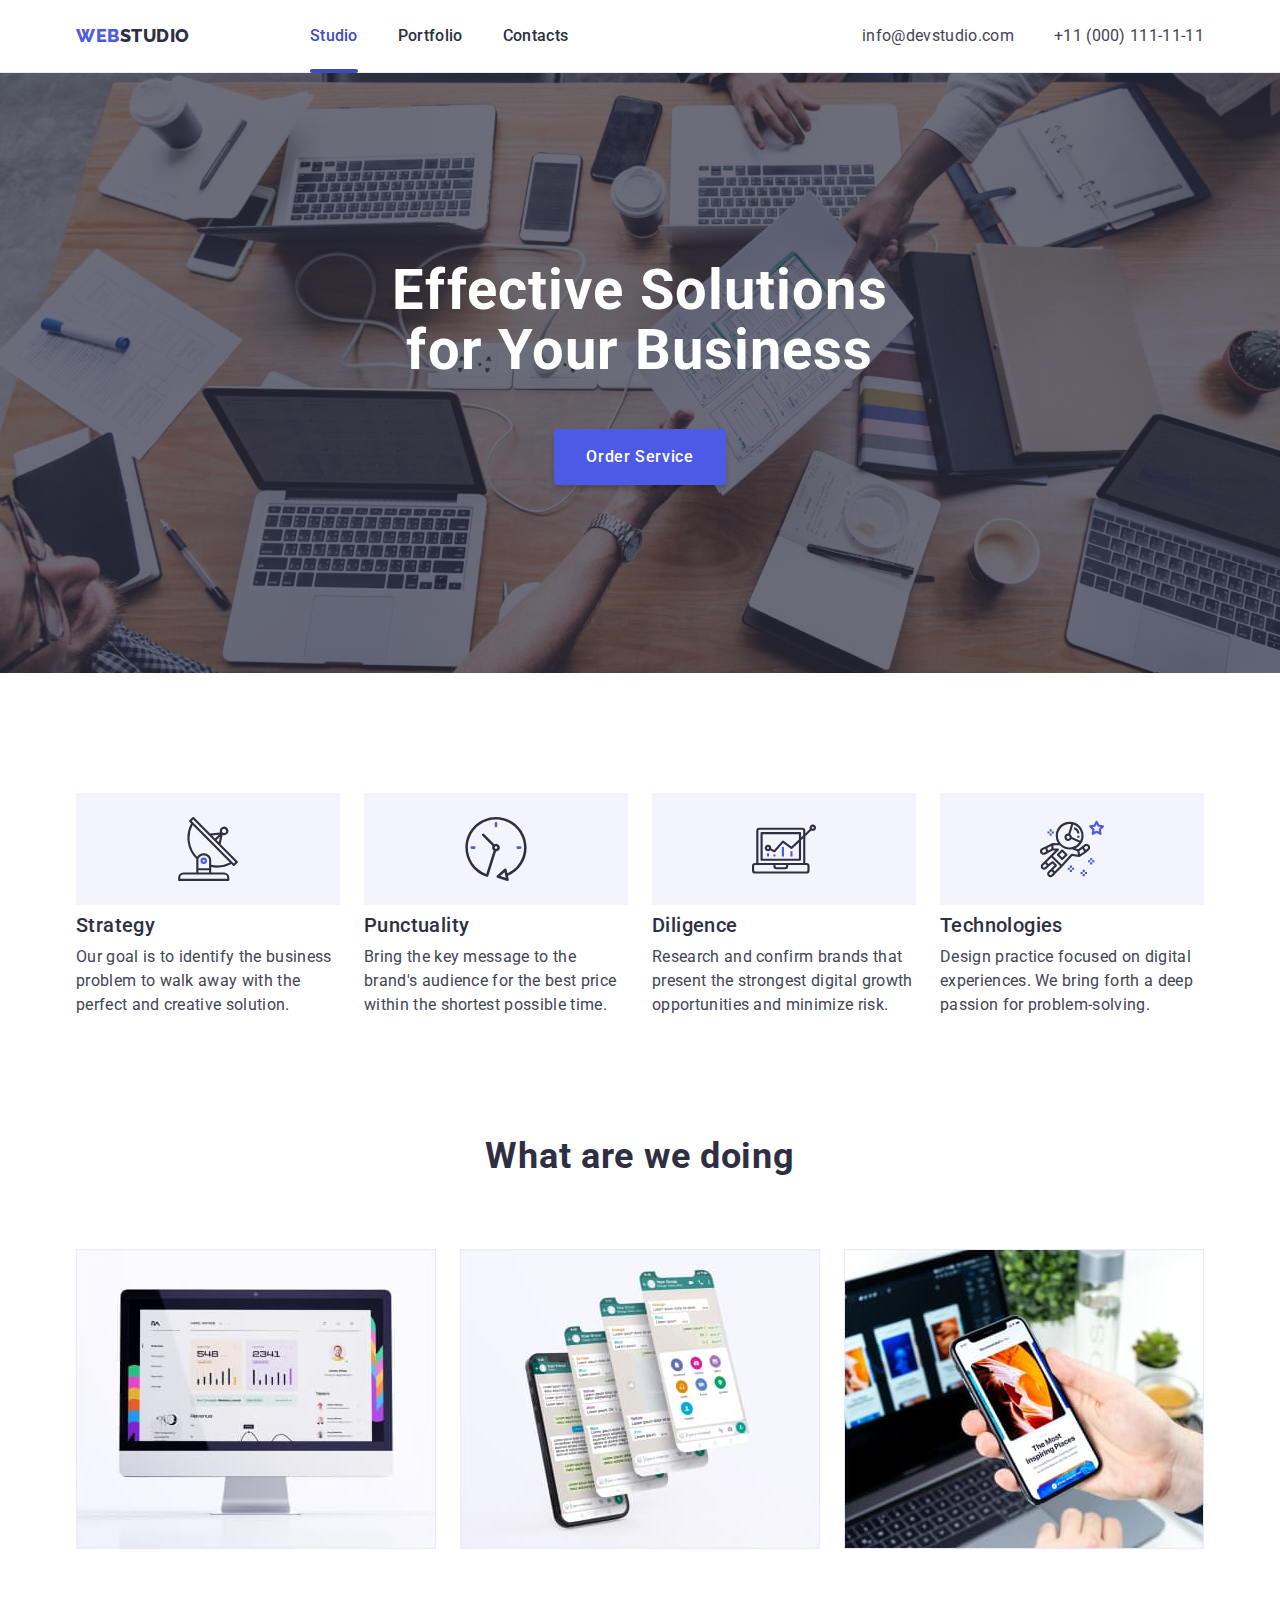
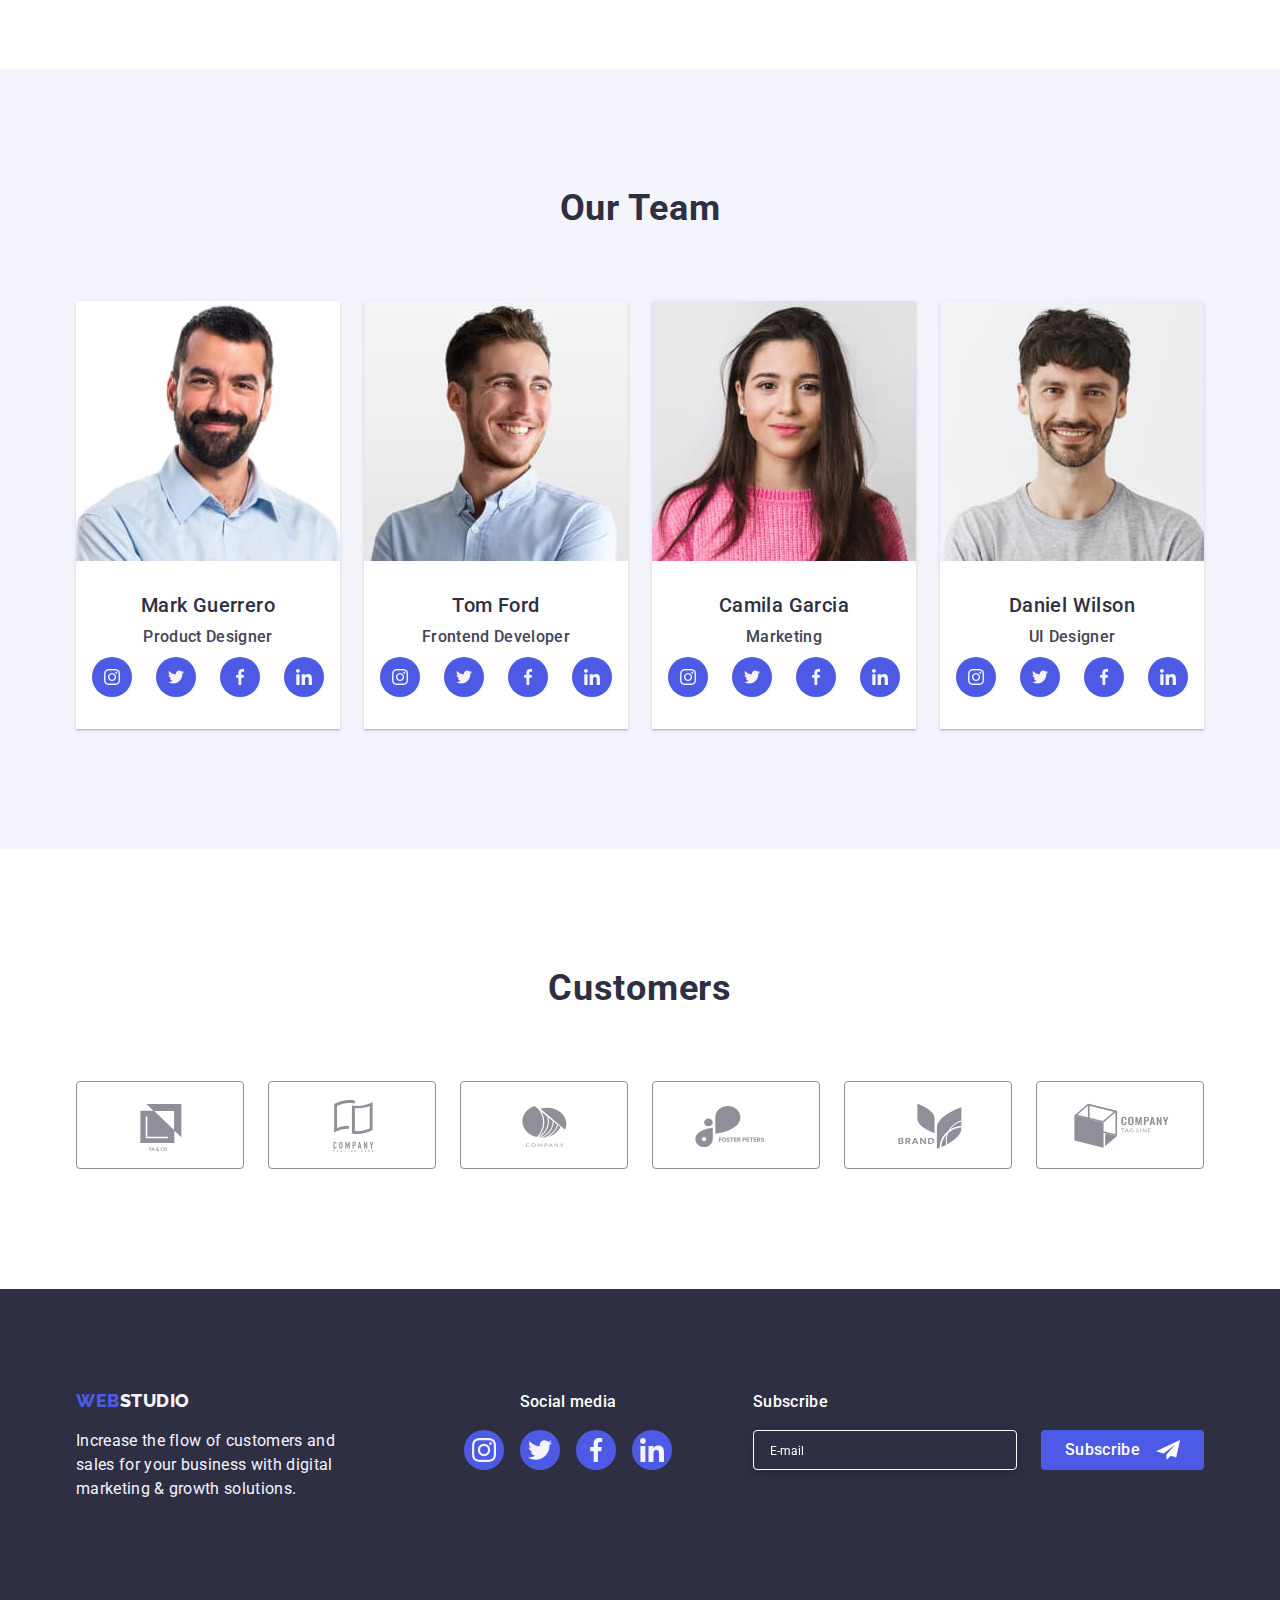
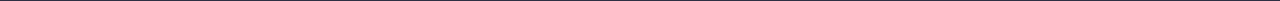
<file: index.html>
<!DOCTYPE html>
<html lang="en">
<head>
    <meta charset="UTF-8">
    <meta http-equiv="X-UA-Compatible" content="IE=edge">
    <meta name="viewport" content="width=device-width, initial-scale=1.0">
    <title>WebStudio</title>
    <link rel="preconnect" href="https://fonts.googleapis.com">
    <link rel="preconnect" href="https://fonts.gstatic.com" crossorigin>
    <link href="https://fonts.googleapis.com/css2?family=Raleway:wght@800&family=Roboto:wght@400;500;700;900&display=swap"
    rel="stylesheet">
    <link rel="stylesheet" href="https://cdn.jsdelivr.net/npm/modern-normalize@1.1.0/modern-normalize.min.css">
    <link rel="stylesheet" href="./css/styles-adaptiv.css">
</head>

<body>
    <!--Шапка-->
    
    <header class="header">
        <div class="container header-container">
        <nav class="menu">
            <a class="logo link" href="./index.html">Web<span class="logo-dark">Studio</span></a>
            <ul class="menu-list list">
                <li class="item"><a class="menu-item link current" href="./index.html">Studio</a></li>
                <li class="item"><a class="menu-item link" href="./portfolio.html">Portfolio</a></li>
                <li class="item"><a class="menu-item link" href="">Contacts</a></li>
            </ul>
        </nav>
        <address class="contact">
            <ul class="contact-list list">
                <li class="item"><a class="contact-item link" href="mailto:info@devstudio.com">info@devstudio.com</a></li>
                <li class="item"><a class="contact-item link" href="tel:+110001111111">+11 (000) 111-11-11</a></li>
            </ul>
        </address>
        <button type="button" class="mobile-menu-open js-open-menu" >
            <svg class="mobile-menu-open-icon" width="32px" height="22px">
                <use href="./images/icons.svg#menu-hamburger"></use>
            </svg>
        </button>
        </div>

        <div class="mobile-menu js-menu-container " >
                <div>
            <button class="mobile-menu-close-btn js-close-menu"  type="button">
                <svg class="mobile-menu-close-icon" width="8px" height="8px">
                    <use href="./images/icons.svg#close-modal"></use>
                </svg>
            </button>
            <ul class="mobile-menu-list">
                <li class="mobile-menu-item"><a class="mobile-menu-link current">Studio</a></li>
                <li class="mobile-menu-item"><a class="mobile-menu-link">Portfolio</a></li>
                <li class="mobile-menu-item"><a class="mobile-menu-link">Contacts</a></li>
            </ul>
            </div>

            <div>
            <address class="mobile-contact">
                <ul class="mobile-contact-list">
                    <li><a class="mobile-tel" href="">+11 (000) 111-11-11</a></li>
                    <li><a class="mobile-mail" href="">info@devstudio.com</a></li>
                </ul>
            </address>
            <ul class="mobile-menu-social-list">
                <li class="social-list-item">
                    <a href="" class="social-list-link">
                        <svg class="social-list-icon" width="24px" height="24px">
                            <use href="./images/icons.svg#instagram"></use>
                        </svg>
                    </a>
                </li>
                <li class="social-list-item">
                    <a href="" class="social-list-link">
                        <svg class="social-list-icon" width="24px" height="24px">
                            <use href="./images/icons.svg#twitter"></use>
                        </svg>
                    </a>
                </li>
                <li class="social-list-item">
                    <a href="" class="social-list-link">
                        <svg class="social-list-icon" width="24px" height="24px">
                            <use href="./images/icons.svg#facebook"></use>
                        </svg>
                    </a>
                </li>
                <li class="social-list-item">
                    <a href="" class="social-list-link">
                        <svg class="social-list-icon" width="24px" height="24px">
                            <use href="./images/icons.svg#linkedin"></use>
                        </svg>
                    </a>
                </li>
            </ul>

            </div>

        </div>
    </header>

    <!--Основна частина-->
  
    <main>
        <section class="hero">
            <div class="container">
            <h1 class="hero-title">Effective Solutions for Your Business</h1>
            <button class="hero-button" type="button" data-modal-open>Order Service</button>
            </div>
        </section>
    
        <section class="advantages">
            <div class="container">
            <h2 class="advantages-title visually-hidden">Advantages</h2>
            <ul class="advantades-list">
                <li class="advantages-item">
                    <div class="advantages-icon">
                        <svg class="advantages-icon-img">
                            <use href="./images/icons.svg#antenna"></use>
                        </svg>
                    </div>
                    <h3 class="advantages-subtitle subtitle">Strategy</h3>
                    <p class="advantages-description">Our goal is to identify the business problem to walk away with the perfect and creative solution.</p>
                </li>
                <li class="advantages-item">
                    <div class="advantages-icon">
                        <svg class="advantages-icon-img">
                            <use href="./images/icons.svg#clock"></use>
                        </svg>
                    </div>
                    <h3 class="advantages-subtitle subtitle">Punctuality</h3>
                    <p class="advantages-description">Bring the key message to the brand's audience for the best price within the shortest possible time.</p>
                </li>
                <li class="advantages-item">
                    <div class="advantages-icon">
                        <svg class="advantages-icon-img">
                            <use href="./images/icons.svg#diagram"></use>
                        </svg>
                    </div>
                    <h3 class="advantages-subtitle subtitle">Diligence</h3>
                    <p class="advantages-description">Research and confirm brands that present the strongest digital growth opportunities and minimize risk.</p>
                </li>
                <li class="advantages-item">
                    <div class="advantages-icon">
                        <svg class="advantages-icon-img">
                            <use href="./images/icons.svg#astronaut"></use>
                        </svg>
                    </div>
                    <h3 class="advantages-subtitle subtitle">Technologies</h3>
                    <p class="advantages-description">Design practice focused on digital experiences. We bring forth a deep passion for problem-solving.</p>
                </li>
            </ul>
            </div>
        </section>

       
        <section class="servis">
            <div class="container">
            <h2 class="servis-title">What are we doing</h2>
            <ul class="servis-list list">
                <li class="servis-item">
                    <img class="img" src="./images/servis/img1.jpg" 
                    srcset="./images/servis/img1@2x.jpg 2x"
                    alt="Site on the desktop" width="360">
                </li>
                <li class="servis-item">
                    <img class="img" src="./images/servis/img2.jpg" 
                    srcset="./images/servis/img2@2x.jpg 2x"
                    alt="App on the phone" width="360">
                </li>
                <li class="servis-item">
                    <img class="img" src="./images/servis/img3.jpg" 
                    srcset="./images/servis/img3@2x.jpg 2x"
                    alt="Combination of work with desktop and phone" width="360">
                </li>
            </ul>
            </div>
        </section>

        <section class="team">
            <div class="container">
            <h2 class="team-title">Our Team</h2>
            <ul class="team-list list">
                <li class="team-member">
                    <img class="img" src="./images/team/mark-guerrero.jpg"
                    srcset="./images/team/mark-guerrero@2x.jpg 2x"
                    alt="Mark Guerrero's photo" width="264">
                    <div class="team-wrap">
                        <h3 class="team-subtitle subtitle">Mark Guerrero</h3>
                        <p class="team-description">Product Designer</p>
                        <ul class="social-list list">
                            <li class="social-list-item">
                                <a href="" class="social-list-link">
                                    <svg class="social-list-icon" width="16px" height="16px">
                                        <use href="./images/icons.svg#instagram"></use>
                                    </svg>
                                </a>
                            </li>
                            <li class="social-list-item">
                                <a href="" class="social-list-link">
                                    <svg class="social-list-icon" width="16px" height="16px">
                                        <use href="./images/icons.svg#twitter"></use>
                                    </svg>
                                </a>
                            </li>
                            <li class="social-list-item">
                                <a href="" class="social-list-link">
                                    <svg class="social-list-icon" width="16px" height="16px">
                                        <use href="./images/icons.svg#facebook"></use>
                                    </svg>
                                </a>
                            </li>
                            <li class="social-list-item">
                                <a href="" class="social-list-link">
                                    <svg class="social-list-icon" width="16px" height="16px">
                                        <use href="./images/icons.svg#linkedin"></use>
                                    </svg>
                                </a>
                            </li>
                        </ul>
                    </div>
                </li>
                <li class="team-member">
                    <img class="img" src="./images/team/tom-ford.jpg" 
                    srcset="./images/team/tom-ford@2x.jpg 2x"
                    alt="Tom Ford's photo" width="264">
                    <div class="team-wrap">
                        <h3 class="team-subtitle subtitle">Tom Ford</h3>
                        <p class="team-description">Frontend Developer</p>
                        <ul class="social-list list">
                            <li class="social-list-item">
                                <a href="" class="social-list-link">
                                    <svg class="social-list-icon" width="16px" height="16px">
                                        <use href="./images/icons.svg#instagram"></use>
                                    </svg>
                                </a>
                            </li>
                            <li class="social-list-item">
                                <a href="" class="social-list-link">
                                    <svg class="social-list-icon" width="16px" height="16px">
                                        <use href="./images/icons.svg#twitter"></use>
                                    </svg>
                                </a>
                            </li>
                            <li class="social-list-item">
                                <a href="" class="social-list-link">
                                    <svg class="social-list-icon" width="16px" height="16px">
                                        <use href="./images/icons.svg#facebook"></use>
                                    </svg>
                                </a>
                            </li>
                            <li class="social-list-item">
                                <a href="" class="social-list-link">
                                    <svg class="social-list-icon" width="16px" height="16px">
                                        <use href="./images/icons.svg#linkedin"></use>
                                    </svg>
                                </a>
                            </li>
                        </ul>
                    </div>
                </li>
                <li class="team-member">
                    <img class="img" src="./images/team/camila-garcia.jpg" 
                    srcset="./images/team/camila-garcia@2x.jpg 2x"
                    alt="Camila Garcia's photo" width="264"> 
                    <div class="team-wrap">
                        <h3 class="team-subtitle subtitle">Camila Garcia</h3>
                        <p class="team-description">Marketing</p>
                        <ul class="social-list list">
                            <li class="social-list-item">
                                <a href="" class="social-list-link">
                                    <svg class="social-list-icon" width="16px" height="16px">
                                        <use href="./images/icons.svg#instagram"></use>
                                    </svg>
                                </a>
                            </li>
                            <li class="social-list-item">
                                <a href="" class="social-list-link">
                                    <svg class="social-list-icon" width="16px" height="16px">
                                        <use href="./images/icons.svg#twitter"></use>
                                    </svg>
                                </a>
                            </li>
                            <li class="social-list-item">
                                <a href="" class="social-list-link">
                                    <svg class="social-list-icon" width="16px" height="16px">
                                        <use href="./images/icons.svg#facebook"></use>
                                    </svg>
                                </a>
                            </li>
                            <li class="social-list-item">
                                <a href="" class="social-list-link">
                                    <svg class="social-list-icon" width="16px" height="16px">
                                        <use href="./images/icons.svg#linkedin"></use>
                                    </svg>
                                </a>
                            </li>
                        </ul>
                    </div>
                </li>
                <li class="team-member">
                    <img class="img" src="./images/team/daniel-wilson.jpg"
                    srcset="./images/team/daniel-wilson@2x.jpg 2x"
                    alt="Daniel Wilson's photo" width="264">
                    <div class="team-wrap">
                        <h3 class="team-subtitle subtitle">Daniel Wilson</h3>
                        <p class="team-description">UI Designer</p>
                        <ul class="social-list list">
                            <li class="social-list-item">
                                <a href="" class="social-list-link">
                                    <svg class="social-list-icon" width="16px" height="16px">
                                        <use href="./images/icons.svg#instagram"></use>
                                    </svg>
                                </a>
                            </li>
                            <li class="social-list-item">
                                <a href="" class="social-list-link">
                                    <svg class="social-list-icon" width="16px" height="16px">
                                        <use href="./images/icons.svg#twitter"></use>
                                    </svg>
                                </a>
                            </li>
                            <li class="social-list-item">
                                <a href="" class="social-list-link">
                                    <svg class="social-list-icon" width="16px" height="16px">
                                        <use href="./images/icons.svg#facebook"></use>
                                    </svg>
                                </a>
                            </li>
                            <li class="social-list-item">
                                <a href="" class="social-list-link">
                                    <svg class="social-list-icon" width="16px" height="16px">
                                        <use href="./images/icons.svg#linkedin"></use>
                                    </svg>
                                </a>
                            </li>
                        </ul>
                    </div>
                </li>
            </ul>
            </div>
        </section>

        <section class="customers">
            <div class="container">
                <h2 class="customers-title">Customers</h2>
                <ul class="customers-list list">
                    <li class="customers-item">
                        <a href="" class="customers-link">
                            <svg class="customers-icon">
                                <use href="./images/icons.svg#logo-first"></use>
                            </svg>
                        </a>
                    <li class="customers-item">
                        <a href="" class="customers-link">
                            <svg class="customers-icon">
                                <use href="./images/icons.svg#logo-second"></use>
                            </svg>
                        </a>
                    </li>
                    <li class="customers-item">
                        <a href="" class="customers-link">
                            <svg class="customers-icon">
                                <use href="./images/icons.svg#logo-third"></use>
                            </svg>
                        </a>
                    </li>
                    <li class="customers-item">
                        <a href="" class="customers-link">
                            <svg class="customers-icon">
                                <use href="./images/icons.svg#logo-fourth"></use>
                            </svg>
                        </a>
                    </li>
                    <li class="customers-item">
                        <a href="" class="customers-link">
                            <svg class="customers-icon">
                                <use href="./images/icons.svg#logo-fifth"></use>
                            </svg>
                        </a>
                    </li>
                    <li class="customers-item">
                        <a href="" class="customers-link">
                            <svg class="customers-icon">
                                <use href="./images/icons.svg#logo-sixth"></use>
                            </svg>
                        </a>
                    </li>
                </ul>
            </div>
        </section>
    </main>

    <footer class="footer">
        <div class="container">
            <div class="footer-wrap-tablet">
            <div class="footer-content">
                <a class="logo link" href="./index.html">Web<span class="logo-white">Studio</span></a>
             <p class="slogan">
            Increase the flow of customers and sales for your business with digital marketing & growth solutions.
             </p>
            </div>

            <div class="footer-social">
                <p class="social-title text-footer">Social media</p>
                <ul class="social-list-footer list">
                    <li class="social-list-item">
                        <a href="" class="social-list-link">
                            <svg class="social-list-icon" width="24px" height="24px">
                                <use href="./images/icons.svg#instagram"></use>
                            </svg>
                        </a>
                    </li>
                    <li class="social-list-item">
                        <a href="" class="social-list-link">
                            <svg class="social-list-icon" width="24px" height="24px">
                                <use href="./images/icons.svg#twitter"></use>
                            </svg>
                        </a>
                    </li>
                    <li class="social-list-item">
                        <a href="" class="social-list-link">
                            <svg class="social-list-icon" width="24px" height="24px">
                                <use href="./images/icons.svg#facebook"></use>
                            </svg>
                        </a>
                    </li>
                    <li class="social-list-item">
                        <a href="" class="social-list-link">
                            <svg class="social-list-icon" width="24px" height="24px">
                                <use href="./images/icons.svg#linkedin"></use>
                            </svg>
                        </a>
                    </li>
                </ul>
            </div>
            </div>

            <form class="subscribe-form">
                <p class="text-footer">Subscribe</p>
                <div class="subscribe-wrap">
                    <input type="mail" name="mail-for-subscrining" placeholder="E-mail">
                    <button type="submit" class="subscribe-button text-footer">Subscribe
                        <svg width="24px" height="24px">
                            <use href="./images/icons.svg#icon-subscribe"></use>
                        </svg>
                    </button>
                </div>
            </form>

        </div>
    </footer>
    

    <div class="backdrop is-hidden" data-modal>
        <div class="modal">
            <button type="button" class="modal-close-btn" data-modal-close>
                <svg class="modal-close-btn-icon" width="8px" height="8px">
                    <use href="./images/icons.svg#close-modal"></use>
                </svg>
            </button>
            <p class="form-text-action">
                Leave your contacts and we will call you back
            </p>

            <form>
                <div class="form-item">
                    <label class="modal-text">Name
                        <div class="form-input">
                            <input type="text" name="name" autofocus>
                            <svg class="form-item-icon" width="18" height="24">
                                <use href="./images/icons.svg#icon-name"></use>
                            </svg>
                        </div>
                    </label>
                </div>

                <div class="form-item">
                    <label class="modal-text">Phone
                        <div class="form-input">
                            <input type="tel" name="phone">
                            <svg class="form-item-icon" width="18" height="24">
                                <use href="./images/icons.svg#icon-phone"></use>
                            </svg>
                        </div>
                    </label>
                </div>

                <div class="form-item">
                    <label class="modal-text">Email
                        <div class="form-input">
                            <input type="email" name="mail">
                            <svg class="form-item-icon" width="18" height="24">
                                <use href="./images/icons.svg#icon-mail"></use>
                            </svg>
                        </div>
                    </label>
                </div>

                <div class="form-item">
                    <label for="comment" class="modal-text">Comment</label>
                    <textarea name="comment" id="comment" rows="6" placeholder="Text input"></textarea>
                </div>

                <label class="privat-policy">
                    <input class="privat-policy-checked visually-hidden" type="checkbox" name="user-policy">
                    <p class="policy-point modal-text">I accept the terms and conditions of the&nbsp; <a href=""> Privacy Policy</a></p>
                </label>

                <button type="submit" class="modal-send-button">Send</button>
            </form>

            <!--
            <ul class="form-list list">
                <li class="form-item">
                    <label for="name" class="modal-text">Name</label>
                    <div class="form-input">
                    <input type="text" name="name" id="name" autofocus >
                    <svg class="form-item-icon" width="18" height="24">
                        <use href="./images/icons.svg#icon-name"></use>
                    </svg>
                    </div>
                </li>
                <li class="form-item">
                    <label for="tel" class="modal-text">Phone</label>
                    <div class="form-input">
                    <input type="tel" name="phone" id="tel">
                    <svg class="form-item-icon" width="18" height="24">
                        <use href="./images/icons.svg#icon-phone"></use>
                    </svg>
                    </div>
                </li>
                <li class="form-item">
                    <label for="mail" class="modal-text">Email</label>
                    <div class="form-input">
                    <input type="email" name="mail" id="mail">
                    <svg class="form-item-icon" width="18" height="24">
                        <use href="./images/icons.svg#icon-mail"></use>
                    </svg>
                    </div>
                </li>
                <li class="form-item">
                    <label for="comment" class="modal-text">Comment</label>
                    <textarea name="comment" id="comment" rows="6" placeholder="Text input"></textarea>
                </li>
            </ul>
            
            <label class="privat-policy">
                <input class="privat-policy-checked visually-hidden" type="checkbox" name="user-policy">
                <p class="policy-point modal-text">I accept the terms and conditions of the&nbsp; <a href=""> Privacy Policy</a></p>
            </label>

            <button type="submit" class="modal-send-button">Send</button>
    
            -->
        </div>
    </div>

    <script src="./js/modal.js"></script>
    <script src="./js/mobile-menu.js"></script>
</body>
</html>
</file>
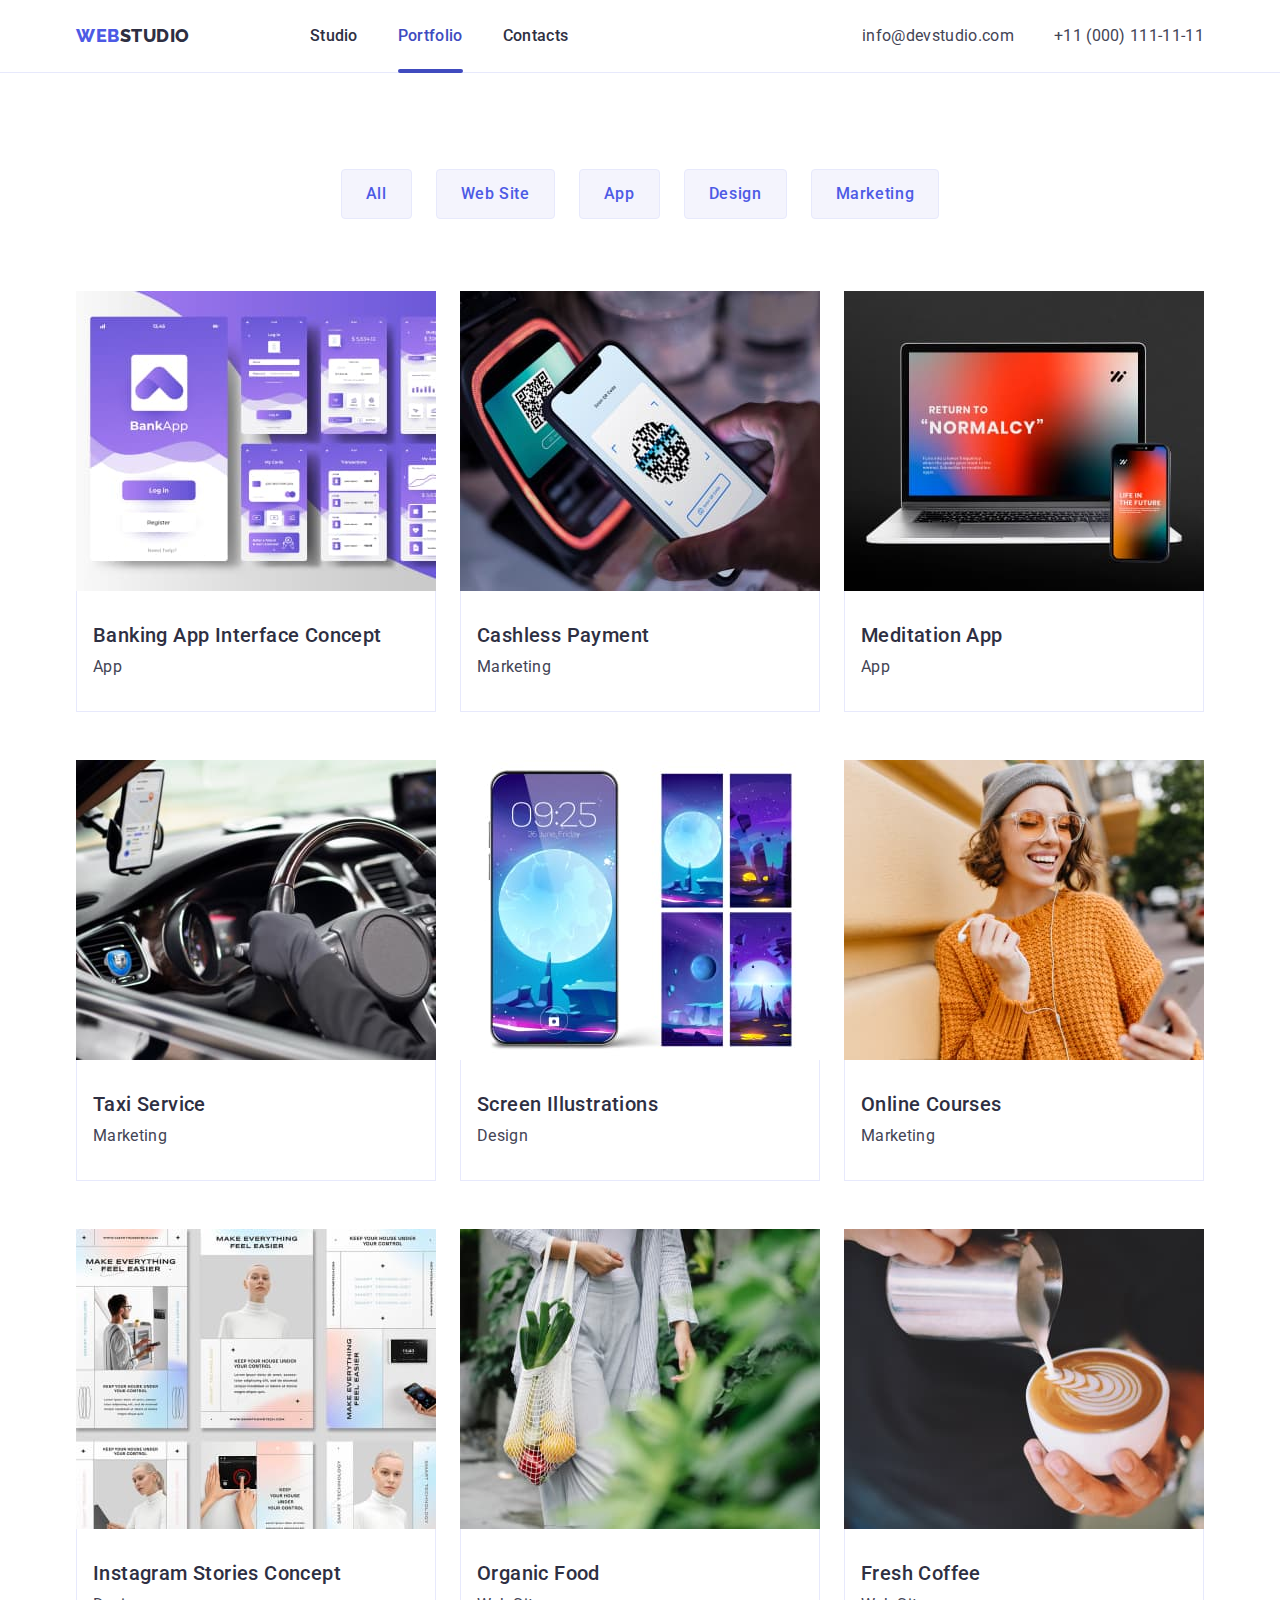
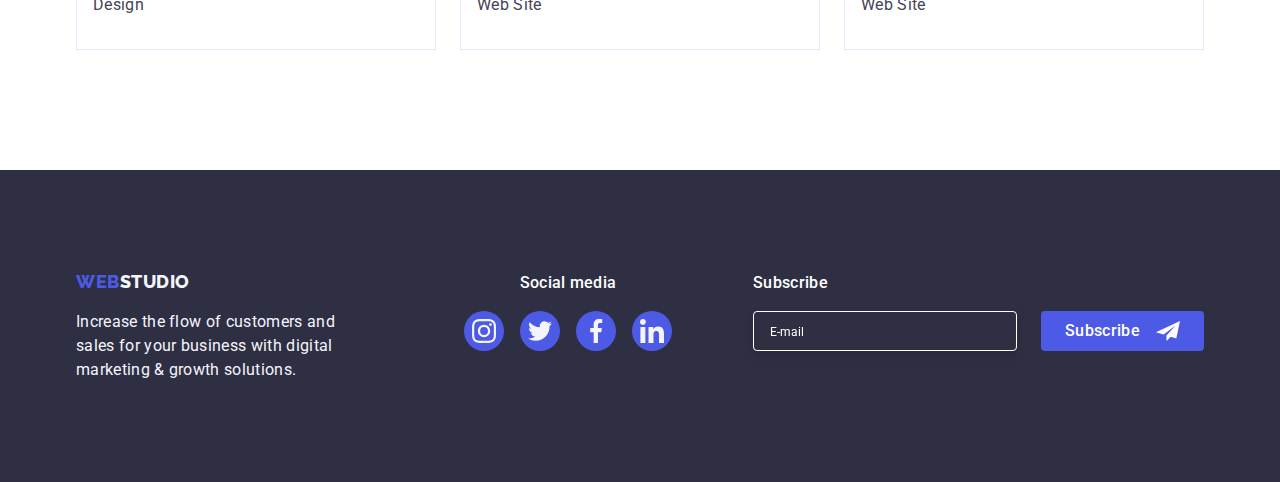
<file: portfolio.html>
<!DOCTYPE html>
<html lang="en">
<head>
    <meta charset="UTF-8">
    <meta http-equiv="X-UA-Compatible" content="IE=edge">
    <meta name="viewport" content="width=device-width, initial-scale=1.0">
    <title>DWebStudio</title>
    <link rel="preconnect" href="https://fonts.googleapis.com">
    <link rel="preconnect" href="https://fonts.gstatic.com" crossorigin>
    <link href="https://fonts.googleapis.com/css2?family=Raleway:wght@800&family=Roboto:wght@400;500;700;900&display=swap"
        rel="stylesheet">
    <link rel="stylesheet" href="https://cdn.jsdelivr.net/npm/modern-normalize@1.1.0/modern-normalize.min.css">
    <link rel="stylesheet" href="./css/styles-adaptiv.css">
</head>

<body>
    <!--Шапка-->
    <header class="header">
        <div class="container header-container">
            <nav class="menu">
                <a class="logo link" href="./index.html">Web<span class="logo-dark">Studio</span></a>
                <ul class="menu-list list">
                    <li class="item"><a class="menu-item link" href="./index.html">Studio</a></li>
                    <li class="item"><a class="menu-item link current" href="./portfolio.html">Portfolio</a></li>
                    <li class="item"><a class="menu-item link" href="">Contacts</a></li>
                </ul>
            </nav>
            <address class="contact">
                <ul class="contact-list list">
                    <li class="item"><a class="contact-item link" href="mailto:info@devstudio.com">info@devstudio.com</a>
                    </li>
                    <li class="item"><a class="contact-item link" href="tel:+110001111111">+11 (000) 111-11-11</a></li>
                </ul>
            </address>
            <button type="button" class="mobile-menu-open js-open-menu">
                <svg class="mobile-menu-open-icon" width="32px" height="22px">
                    <use href="./images/icons.svg#menu-hamburger"></use>
                </svg>
            </button>
        </div>
    
        <div class="mobile-menu js-menu-container ">
            <div>
                <button class="mobile-menu-close-btn js-close-menu" type="button">
                    <svg class="mobile-menu-close-icon" width="8px" height="8px">
                        <use href="./images/icons.svg#close-modal"></use>
                    </svg>
                </button>
                <ul class="mobile-menu-list">
                    <li class="mobile-menu-item"><a class="mobile-menu-link">Studio</a></li>
                    <li class="mobile-menu-item"><a class="mobile-menu-link current">Portfolio</a></li>
                    <li class="mobile-menu-item"><a class="mobile-menu-link">Contacts</a></li>
                </ul>
            </div>
    
            <div>
                <address class="mobile-contact">
                    <ul class="mobile-contact-list">
                        <li><a class="mobile-tel" href="">+11 (000) 111-11-11</a></li>
                        <li><a class="mobile-mail" href="">info@devstudio.com</a></li>
                    </ul>
                </address>
                <ul class="mobile-menu-social-list">
                    <li class="social-list-item">
                        <a href="" class="social-list-link">
                            <svg class="social-list-icon" width="24px" height="24px">
                                <use href="./images/icons.svg#instagram"></use>
                            </svg>
                        </a>
                    </li>
                    <li class="social-list-item">
                        <a href="" class="social-list-link">
                            <svg class="social-list-icon" width="24px" height="24px">
                                <use href="./images/icons.svg#twitter"></use>
                            </svg>
                        </a>
                    </li>
                    <li class="social-list-item">
                        <a href="" class="social-list-link">
                            <svg class="social-list-icon" width="24px" height="24px">
                                <use href="./images/icons.svg#facebook"></use>
                            </svg>
                        </a>
                    </li>
                    <li class="social-list-item">
                        <a href="" class="social-list-link">
                            <svg class="social-list-icon" width="24px" height="24px">
                                <use href="./images/icons.svg#linkedin"></use>
                            </svg>
                        </a>
                    </li>
                </ul>
    
            </div>
    
        </div>
    </header>

    <!--Основна частина-->
    <main>
        <section class="portfolio">
            <div class="container">
            <h1 hidden>Portfolio</h1>

            <ul class="button-filter list">
                <li class="button-item">
                    <button class="button" type="button">All</button>
                </li>
                <li class="button-item">
                    <button class="button" type="button">Web Site</button>
                </li>
                <li class="button-item">
                    <button class="button" type="button">App</button>
                </li>
                <li class="button-item">
                    <button class="button" type="button">Design</button>
                </li>
                <li class="button-item">
                    <button class="button" type="button">Marketing</button>
                </li>
            </ul>

            <ul class="examples-list list">
                <li class="examples-item">
                    <a class="example link" href="">
                        <div class="example-thumb">
                            <img class="img" src="./images/portfolio/img1.jpg" alt="Banking App" width="360">
                            <p class="example-cover-text">14 Stylish and User-Friendly App Design Concepts · Task Manager App · Calorie Tracker App · Exotic Fruit Ecommerce App ·
                            Cloud Storage App</p>
                        </div>
                        <div class="text">
                            <h2 class="example-title subtitle">Banking App Interface Concept</h2>
                            <p class="description">App</p>
                        </div>
                    </a>
                </li>
                <li class="examples-item">
                    <a class="example link" href="">
                        <div class="example-thumb">
                            <img class="img" src="./images/portfolio/img2.jpg" alt="Cashless Payment" width="360">
                        <p class="example-cover-text">14 Stylish and User-Friendly App Design Concepts · Task Manager App · Calorie Tracker App · Exotic Fruit Ecommerce App ·
                            Cloud Storage App</p>
                        </div>
                            <div class="text">
                        <h2 class="example-title subtitle">Cashless Payment</h2>
                        <p class="description">Marketing</p>
                        </div>
                    </a>
                </li>
                <li class="examples-item">
                    <a class="example link" href="">
                        <div class="example-thumb">
                            <img class="img" class="img" src="./images/portfolio/img3.jpg" alt="Meditation App" width="360">
                        <p class="example-cover-text">14 Stylish and User-Friendly App Design Concepts · Task Manager App · Calorie Tracker App · Exotic Fruit Ecommerce App ·
                            Cloud Storage App</p>
                        </div>
                            <div class="text">
                        <h2 class="example-title subtitle">Meditation App</h2>
                        <p class="description">App</p>
                        </div>
                    </a>
                </li>
                <li class="examples-item">
                    <a class="example link" href="">
                        <div class="example-thumb">
                            <img class="img" class="img" src="./images/portfolio/img4.jpg" alt="Taxi Service" width="360">
                        <p class="example-cover-text">14 Stylish and User-Friendly App Design Concepts · Task Manager App · Calorie Tracker App · Exotic Fruit Ecommerce App ·
                            Cloud Storage App</p>
                        </div>
                            <div class="text">
                        <h2 class="example-title subtitle">Taxi Service</h2>
                        <p class="description">Marketing</p>
                        </div>
                    </a>
                </li>
                <li class="examples-item">
                    <a class="example link" href="">
                        <div class="example-thumb">
                            <img class="img" class="img" src="./images/portfolio/img5.jpg" alt="Screen Illustrations" width="360">
                        <p class="example-cover-text">14 Stylish and User-Friendly App Design Concepts · Task Manager App · Calorie Tracker App · Exotic Fruit Ecommerce App ·
                            Cloud Storage App</p>
                        </div>
                            <div class="text">
                        <h2 class="example-title subtitle">Screen Illustrations</h2>
                        <p class="description">Design</p>
                        </div>
                    </a>
                </li>
                <li class="examples-item">
                    <a class="example link" href="">
                        <div class="example-thumb">
                            <img class="img" class="img" src="./images/portfolio/img6.jpg" alt="Online Courses" width="360">
                        <p class="example-cover-text">14 Stylish and User-Friendly App Design Concepts · Task Manager App · Calorie Tracker App · Exotic Fruit Ecommerce App ·
                            Cloud Storage App</p>
                        </div>
                            <div class="text">
                        <h2 class="example-title subtitle">Online Courses</h2>
                        <p class="description">Marketing</p>
                        </div>
                    </a>
                </li>
                <li class="examples-item">
                    <a class="example link" href="">
                        <div class="example-thumb">
                            <img class="img" src="./images/portfolio/img7.jpg" alt="Instagram Stories" width="360">
                        <p class="example-cover-text">14 Stylish and User-Friendly App Design Concepts · Task Manager App · Calorie Tracker App · Exotic Fruit Ecommerce App ·
                            Cloud Storage App</p>
                        </div>
                            <div class="text">
                        <h2 class="example-title subtitle">Instagram Stories Concept</h2>
                        <p class="description">Design</p>
                        </div>
                    </a>
                </li>
                <li class="examples-item">
                    <a class="example link" href="">
                        <div class="example-thumb">
                            <img class="img" class="img" class="img" src="./images/portfolio/img8.jpg" alt="Organic Food" width="360">
                        <p class="example-cover-text">14 Stylish and User-Friendly App Design Concepts · Task Manager App · Calorie Tracker App · Exotic Fruit Ecommerce App ·
                            Cloud Storage App</p>
                        </div>
                            <div class="text">
                        <h2 class="example-title subtitle">Organic Food</h2>
                        <p class="description">Web Site</p>
                        </div>
                    </a>
                </li>
                <li class="examples-item">
                    <a class="example link" href="">
                        <div class="example-thumb">
                            <img class="img" class="img" class="img" src="./images/portfolio/img9.jpg" alt="Coffee" width="360">
                        <p class="example-cover-text">14 Stylish and User-Friendly App Design Concepts · Task Manager App · Calorie Tracker App · Exotic Fruit Ecommerce App ·
                            Cloud Storage App</p>
                        </div>
                            <div class="text">
                        <h2 class="example-title subtitle">Fresh Coffee</h2>
                        <p class="description">Web Site</p>
                        </div>
                    </a>
                </li>

            </ul>
            </div>
        </section>
    </main>
    
    <footer class="footer">
        <div class="container">
            <div class="footer-wrap-tablet">
                <div class="footer-content">
                    <a class="logo link" href="./index.html">Web<span class="logo-white">Studio</span></a>
                    <p class="slogan">
                        Increase the flow of customers and sales for your business with digital marketing & growth
                        solutions.
                    </p>
                </div>
    
                <div class="footer-social">
                    <p class="social-title text-footer">Social media</p>
                    <ul class="social-list-footer list">
                        <li class="social-list-item">
                            <a href="" class="social-list-link">
                                <svg class="social-list-icon" width="24px" height="24px">
                                    <use href="./images/icons.svg#instagram"></use>
                                </svg>
                            </a>
                        </li>
                        <li class="social-list-item">
                            <a href="" class="social-list-link">
                                <svg class="social-list-icon" width="24px" height="24px">
                                    <use href="./images/icons.svg#twitter"></use>
                                </svg>
                            </a>
                        </li>
                        <li class="social-list-item">
                            <a href="" class="social-list-link">
                                <svg class="social-list-icon" width="24px" height="24px">
                                    <use href="./images/icons.svg#facebook"></use>
                                </svg>
                            </a>
                        </li>
                        <li class="social-list-item">
                            <a href="" class="social-list-link">
                                <svg class="social-list-icon" width="24px" height="24px">
                                    <use href="./images/icons.svg#linkedin"></use>
                                </svg>
                            </a>
                        </li>
                    </ul>
                </div>
            </div>
    
            <form class="subscribe-form">
                <p class="text-footer">Subscribe</p>
                <div class="subscribe-wrap">
                    <input type="mail" name="mail-for-subscrining" placeholder="E-mail">
                    <button type="submit" class="subscribe-button text-footer">Subscribe
                        <svg width="24px" height="24px">
                            <use href="./images/icons.svg#icon-subscribe"></use>
                        </svg>
                    </button>
                </div>
            </form>
    
        </div>
    </footer>
    
    <script src="./js/mobile-menu.js"></script>
</body>
</html>
</file>
<file: css/styles-adaptiv.css>
:root {
    --dark: #2E2F42;
    --text: #434455;
    --primary-brand: #4D5AE5;
    --basik-white: #ffffff;
    --pressed-state: #404BBF;
    --light: #F4F4FD;
    --cubic: cubic-bezier(0.4, 0, 0.2, 1);
    --bg-gradient: linear-gradient(to top, rgba(46, 47, 66, 0.7), rgba(46, 47, 66, 0.7))

}




body {
    color: var(--text);
    background-color: var(--basik-white);
    font-family: Roboto, sans-serif;
    letter-spacing: 0.02em;
    font-size: 16px;
}

h1, h2, h3, h4, h5 {
    margin-top: 0;
    margin-bottom: 0;
}

ul {
    margin: 0;
    padding-left: 0;
    list-style: none;
}

a {
    text-decoration-line: none;
    cursor: pointer;
}

p {
    margin-top: 0;
    margin-bottom: 0;
}

button {
    cursor: pointer;
}

img {
    display: block;
    max-width: 100%;
    height: auto;
}

textarea {
    resize: none;
}

/*-----------------ЗАГАЛЬНІ КЛАСИ----------------*/
.visually-hidden {
    position: absolute;
    width: 1px;
    height: 1px;
    margin: -1px;
    padding: 0;
    overflow: hidden;
    border: 0;
    clip: rect(0 0 0 0);
}

.container {
    max-width: 428px;
    margin-left: auto;
    margin-right: auto;
    padding-left: 15px;
    padding-right: 15px;
}

/*-----------------ЗАГАЛЬНІ КЛАСИ----------------*/



/*-----------------ХЕДЕР----------------*/

.logo {
    font-family: 'Raleway', sans-serif;
    font-weight: 800;
    font-size: 18px;
    line-height: 1.17;
    letter-spacing: 0.03em;
    text-transform: uppercase;
    color: var(--primary-brand);
}


.logo-white {
    color: var(--light);
}

.logo-dark {
    color: var(--dark);
}

.header {
    padding-top: 24px;
    padding-bottom: 24px;
}



@media screen and (min-width: 768px) {
    .container {
        max-width: 768px;
    }
}

@media screen and (min-width: 1158px) {
    .container {
        max-width: 1158px;
    }    
}

@media screen and (max-width: 767px) {
    .menu-list {
        display: none;
    }
    
        .contact {
        display: none;
    }
}

.header-container {
    display: flex;
    align-items: center;
    justify-content: space-between;
}

.mobile-menu-open {
    padding: 0;
    border: none;
    height: 22px;
    width: 32px;
    border-color: transparent;
}



.mobile-menu {
    position: fixed;
    width: 100%;
    height: 100%;
    top: 0;
    left: 0;
    z-index: 100;
    background-color: var(--basik-white);
    padding: 80px 35px 40px 40px;
    display: flex;
    flex-direction: column;
    justify-content: space-between;
    opacity: 0;
    visibility: hidden;
    pointer-events: none;
    transition: opacity 250ms var(--transition-basic);
}

.mobile-menu.is-open {
    opacity: 1;
    visibility: visible;
    pointer-events: all;
}


.mobile-menu-close-btn {
    position: absolute;
    top: 24px;
    right: 24px;
    display: flex;
    justify-content: center;
    align-items: center;
    padding: 0;
    border: none;
    background-color: transparent;
    height: 24px;
    width: 24px;
    background-color: rgba(231, 233, 252, 0.1);
    border-radius: 50%;
    border: 1px solid rgba(46, 47, 66, 0.1);
    transition: background-color 250ms var(--cubic);
}

.mobile-menu-close-icon {
    fill: var(--dark);
    transition: fill 250ms var(--cubic);
}

.mobile-menu-close-btn:hover,
.mobile-menu-close-btn:focus {
    background-color: var(--pressed-state);
}

.mobile-menu-close-btn:hover .mobile-menu-close-icon,
.mobile-menu-close-btn:focus .mobile-menu-close-icon {
    fill: var(--basik-white);
}

.mobile-menu-link {
font-weight: 700;
font-size: 36px;
line-height: 1.11;
letter-spacing: 0.02em;
color: var(--dark);
}

.mobile-menu-item:not(:last-child) {
    margin-bottom: 40px;
}

.mobile-menu-list {
    margin-bottom: auto;
}

.mobile-contact {
    margin-bottom: 48px;
}

.mobile-tel {
    color: var(--primary-brand);
    font-style: normal;
    font-weight: 700;
    font-size: 36px;
    line-height: 1.11;
    letter-spacing: 0.02em;
}

.mobile-contact-list>li:not(:last-child) {
    margin-bottom: 40px;
}

.mobile-mail {
    color: #434455;
    font-style: normal;
    font-weight: 500;
    font-size: 20px;
    line-height: 1.2;
    letter-spacing: 0.02em;
}

.mobile-menu-social-list {
    display: flex;
}
.mobile-menu-social-list .social-list-item:not(:last-child) {
    margin-right: 56px;
}

/*----------------ЗВИЧАЙНИЙ--------------*/

    .menu {
        display: flex;
        align-items: center;
    
    }
    
    .menu-list {
        margin-left: 120px;
        font-weight: 500;
        line-height: 1.5;
        text-decoration-line: none;
    }

    .menu-item {
        position: relative;
        padding-top: 24px;
        padding-bottom: 24px;
        color: var(--dark);
        transition: color 250ms var(--cubic);
    }
    .menu-list .item:not(:last-child) {
        margin-right: 40px;
    }

    .current {
    color: var(--pressed-state);
}

.current::after {
    content: " ";
    position: absolute;
    left: 0;
    bottom: 0;

    width: 100%;
    height: 4px;
    background-color: var(--pressed-state);
    border-radius: 2px;

    transform: translateY(4px);
}

.menu-item:hover,
.menu-item:focus,
.menu-item:active {
    color: var(--pressed-state);
}

.contact {
    font-style: normal;
    margin-left: auto;
}

.contact-item {
    color: inherit;
    line-height: 1.5;
    transition: color 250ms var(--cubic);
}


.contact-item:hover,
.contact-item:focus,
.contact-item:active {
    color: var(--pressed-state);
}


/*-----------------ХЕДЕР----------------*/

/*-----------------ГЕРОЙ----------------*/
.hero {
    background: var(--dark);
    text-align: center;
    padding-top: 112px;
    padding-bottom: 112px;
    max-width: 1440px;
    height: 432px;
    margin-left: auto;
    margin-right: auto;

    background-image:
        var(--bg-gradient),
        url(../images/bg/bg-hero-mobile.jpg);

    background-repeat: no-repeat;
    background-size: cover;

}

@media screen and (min-device-pixel-ratio: 2),
screen and (min-resolution: 192dpi),
screen and (min-resolution: 2dppx) {
    .hero {
    background-image: var(--bg-gradient),
    url(../images/bg/bg-hero-mobile@2x.jpg);
    }
}




.hero-title {
    color: var(--basik-white);
    font-weight: 700;
    font-size: 36px;
    line-height: 1.11;
    letter-spacing: 0.02em;
    max-width: 320px;
    margin-right: auto;
    margin-left: auto;
}
.hero-button,
.modal-send-button {
    line-height: 1.5;
    letter-spacing: 0.04em;
    font-size: 16px;
    font-weight: 500;
    font-family: Roboto, sans-serif;
    color: var(--basik-white);
    background: var(--primary-brand);
    padding: 16px 32px;
    border: none;
    box-shadow: 0px 4px 4px rgba(0, 0, 0, 0.15);
    border-radius: 4px;
    margin-top: 72px;
    transition: background 250ms var(--cubic);
}

.hero-button:hover,
.hero-button:focus,
.modal-send-button:hover,
.modal-send-button:focus {
    background: var(--pressed-state);
}


/*-----------------ГЕРОЙ----------------*/

/*---------------ПЕРЕВАГИ-----------------*/

.advantages {
    padding-top: 96px;
    padding-bottom: 96px;
}

.advantages-icon-img {
    display: none;
}

.advantages-item:not(:last-child) {
    margin-bottom: 72px;
}

.advantages-description{
    margin-top: 8px;
}

.advantages-description,
.team-description {
    font-weight: 500;
    font-size: 16px;
    line-height: 1.5;
    letter-spacing: 0.02em;
}

/*---------------ПЕРЕВАГИ-----------------*/


/*---------------СЕРВІС--------------------*/

@media screen and (max-width: 1157px) {
    .servis{
        display: none;
    }
}


/*---------------СЕРВІС--------------------*/
.servis {
    padding-top: 120px;
    padding-bottom: 120px;
}

.servis-list {
    display: flex;
    margin-top: 72px;
}
.servis-item:not(:last-child) {
    margin-right: 24px;
}

/*---------------СЕРВІС--------------------*/

/*------------------КОМАНДА--------------------------*/


.team {
    background: var(--light);
    padding-top: 96px;
    padding-bottom: 96px;
}

.team-member {
    max-width: 264px;
    margin-top: 72px;
    margin-right: auto;
    margin-left: auto;
    background: var(--basik-white);
    text-align: center;
    box-shadow: 0px 1px 6px rgba(46, 47, 66, 0.08), 0px 1px 1px rgba(46, 47, 66, 0.16), 0px 2px 1px rgba(46, 47, 66, 0.08);
}


.advantages-subtitle,
.servis-title,
.team-title,
.customers-title {
    font-size: 36px;
    font-weight: 700;
    line-height: 1.11;
    letter-spacing: 0.02em;
    color: var(--dark);
    text-align: center;
}

.team-subtitle {
    color: var(--dark);
    font-weight: 500;
    font-size: 20px;
    line-height: 1.2;
    text-align: center;
    letter-spacing: 0.02em;
    margin-bottom: 8px;
}

.team-wrap {
    padding: 32px 16px;
}

.social-list {
    display: flex;
    justify-content: center;
    gap: 24px;
    margin-top: 8px;
}

.social-list-item {
    width: 40px;
    height: 40px;
}


.social-list-link {
    display: flex;
    justify-content: center;
    align-items: center;
    width: 100%;
    height: 100%;
    border-radius: 50%;
    background-color: var(--primary-brand);
    color: var(--light);
    transition: background-color 250ms var(--cubic);
}

.social-list-link:hover,
.social-list-link:focus {
    background-color: var(--pressed-state);
}

.social-list-icon {
    fill: currentColor;
}


/*------------------КОМАНДА--------------------------*/


/*--------------------КЛІЄНТИ-----------------------*/

.customers {
    padding-top: 96px;
    padding-bottom: 96px;
}

.customers-list {
    display: flex;
    flex-wrap: wrap;
    justify-content: center;
    row-gap: 72px;
    column-gap: 16px;
    margin-top: 72px;
}

.customers-item {
    flex-basis: calc((100% - 16px)/2);
}

.customers-link {
    display: flex;
    width: 100%;
    height: 88px;
    justify-content: center;
    align-items: center;
    color: #8E8F99;
    border: 1px solid #8E8F99;
    border-radius: 4px;

    transition: border 250ms var(--cubic), color 250ms var(--cubic);
}

.customers-icon {
    width: 104px;
    height: 56px;
    fill: currentColor;
}

.customers-link:hover,
.customers-link:focus {
    border: 1px solid #404BBF;
    color: var(--pressed-state);
}


/*--------------------КЛІЄНТИ-----------------------*/


/*---------------------ФУТЕР----------------------*/

.footer {
    background: var(--dark);
    padding-top: 96px;
    padding-bottom: 96px;
}

.footer-content {
    text-align: center;
    max-width: 268px;
    margin-right: auto;
    margin-left: auto;
    margin-bottom: 72px;
}

.slogan {
    margin-top: 18px;
    color: var(--light);
    line-height: 1.5;
    text-align: start;
}

.footer-social{
    width: 208px;
    margin-right: auto;
    margin-left: auto;
    margin-bottom: 72px;
    text-align: center;
}

.text-footer {
    color: var(--basik-white);
    font-weight: 500;
    letter-spacing: 0.02em;
    line-height: 1.5;
}

.social-list-footer {
    display: flex;
    justify-content: space-between;
    margin-top: 16px;
}

.social-list-footer .social-list-link:hover {
    background-color: #31D0AA;
}

.subscribe-form {
    text-align: center;

}

.subscribe-form>p {
    margin-bottom: 16px;
}

.subscribe-wrap>input {
    padding: 8px 16px;
    width: 100%;
    margin-bottom: 16px;
    border: 1px solid #FFFFFF;
    filter: drop-shadow(0px 4px 4px rgba(0, 0, 0, 0.15));
    border-radius: 4px;
    background-color: var(--dark);
    color: var(--basik-white);
    transition: border-color 250ms var(--cubic);
}

.subscribe-wrap>input::placeholder {
    font-size: 12px;
    line-height: 2;
    color: var(--basik-white);
}

.subscribe-wrap>input:focus {
    border-color: var(--primary-brand);
    outline: none;
}


.subscribe-button {
    display: flex;
    text-align: center;
    padding: 8px 24px;
    background: var(--primary-brand);
    border-radius: 4px;
    border: none;
    transition: background-color 250ms var(--cubic);
    margin-left: auto;
    margin-right: auto;
}


.subscribe-button>svg {
    margin-left: 16px;
}

.subscribe-button:hover,
.subscribe-button:focus {
    background-color: #31D0AA;
}

/*---------------------ФУТЕР----------------------*/


/*-------------------MODAL------------------*/
.backdrop {
    position: fixed;
    top: 0;
    left: 0;
    width: 100%;
    height: 100%;
    z-index: 100;

    background: rgba(46, 47, 66, 0.4);

    transition: opacity 300ms var(--cubic);
}

.backdrop.is-hidden {
    opacity: 0;
    visibility: inherit;
    pointer-events: none;
}

.backdrop.is-hidden .modal {
    transform: translate(-50%, -50%) scale(0.7);
}

.modal {
    position: absolute;
    top: 50%;
    left: 50%;
    transform: translate(-50%, -50%) scale(1);
    width: 392px;
    padding: 72px 16px 24px 16px;
    background: #FCFCFC;
    box-shadow: 0px 1px 1px rgba(0, 0, 0, 0.14), 0px 1px 3px rgba(0, 0, 0, 0.12), 0px 2px 1px rgba(0, 0, 0, 0.2);
    border-radius: 4px;

    transition: transform 300ms var(--cubic);
}

.modal-close-btn {
    position: absolute;
    top: 24px;
    right: 24px;
    display: flex;
    justify-content: center;
    align-items: center;
    padding: 0;
    background: #E7E9FC;
    border: 1px solid rgba(0, 0, 0, 0.1);
    border-radius: 50%;
    width: 24px;
    height: 24px;
    transition: background-color 250ms var(--cubic);
}

.modal-close-btn-icon {
    fill: var(--dark);
    transition: fill 250ms var(--cubic);
}

.modal-close-btn:hover,
.modal-close-btn:focus {
    background-color: var(--pressed-state);
}

.modal-close-btn:hover .modal-close-btn-icon,
.modal-close-btn:focus .modal-close-btn-icon {
    fill: var(--basik-white);
}


.form-text-action {
    font-weight: 500;
    letter-spacing: 0.02em;
    line-height: 1.5;
    text-align: center;
    margin-bottom: 16px;
}


.form-list {
    margin-top: 16px;
}

.form-item {
    display: flex;
    flex-direction: column;
}

.form-item:not(:first-child) {
    margin-top: 8px;
}

.modal-text {
    color: #8E8F99;
    font-size: 12px;
    line-height: 1.17;
    letter-spacing: 0.04em;
}

.form-item label {
    margin-bottom: 4px;
}

.form-item textarea {
    color: var(--text);
}

.form-input input {
    padding-left: 38px;
    padding-top: 11px;
    padding-bottom: 11px;
    width: 100%;
    border: 1px solid rgba(46, 47, 66, 0.4);
    border-radius: 4px;
    transition: border-color 250ms var(--cubic);
}

.form-input {
    position: relative;
    margin-top: 4px;
}

.form-item-icon {
    position: absolute;
    top: 50%;
    left: 16px;
    transform: translateY(-50%);

    fill: var(--dark);
    transition: fill 250ms var(--cubic);
}


.form-input>input:focus,
.form-item>textarea:focus {
    border-color: var(--primary-brand);
    outline: none;
}

.form-input>input:focus+.form-item-icon {
    fill: var(--primary-brand);
}

.form-item>textarea {
    border: 1px solid rgba(46, 47, 66, 0.4);
    border-radius: 4px;
    padding: 6px 16px;
    transition: border-color 250ms var(--cubic);
}

.form-item>textarea::placeholder {
    color: rgba(46, 47, 66, 0.4);
    font-size: 12px;
    line-height: 1.17;
    letter-spacing: 0.04em;
}

.privat-policy {
    display: flex;
    align-items: baseline;
    margin-top: 16px;
}

.privat-policy a {
    color: var(--primary-brand);
}

.policy-point {
    display: flex;
    align-items: center;
}

.policy-point::before {
    display: inline-block;
    content: " ";
    width: 16px;
    height: 16px;
    margin-right: 8px;
    border: 1px solid rgba(46, 47, 66, 0.4);
    border-radius: 2px;
    cursor: pointer;
    transition: background-color 250ms var(--cubic);
}


.privat-policy-checked:checked+.policy-point::before {
    background-color: var(--pressed-state);
    background-image: url(../images/checkbox.svg);
    background-size: contain;
    border: none;
    border-radius: 2px;

}

.privat-policy-checked:focus+.policy-point::before {
    border: 1px solid var(--pressed-state);
}

.modal-send-button {
    display: block;
    margin-right: auto;
    margin-left: auto;
    margin-top: 24px;
    width: 169px;
}

/*-------------------MODAL------------------*/



/*------------------------ПЛАНЩЕТ-------------------*/

@media screen and (min-width:768px) and (max-width:1157px) {
    .team>.container,
    .customers>.container,
    .footer>.container {
        max-width: 582px;
    }
    .header {
        padding-top: 16px;
        padding-bottom: 12px;
    }
    .contact-item {
        font-size: 12px;
        line-height: 1.17;
    }
    .contact-list .item:not(:last-child) {
        margin-bottom: 12px;
    }
}

@media screen and (min-width:768px) {

    .menu-list {
        display: flex;
    }
    .contact {
        display: block;
    }
    .mobile-menu-open {
        display: none;
    }
    .mobile-menu {
        display: none;
    }

    header {
        border-bottom: 1px solid #E7E9FC;
    }
    .hero {
        height: 436px;
        background-image: var(--bg-gradient),
            url(../images/bg/bg-hero-tablet.jpg);
            
    }
    .hero-title {
        font-size: 56px;
        line-height: 1.07;
        max-width: 496px;
    }
    .hero-button {
        margin-top: 36px;
    }

    .advantades-list {
        display: flex;
        flex-wrap: wrap;
        row-gap: 72px;
        column-gap: 24px;
    }
    .advantades-list>.advantages-item {
        flex-basis: calc((100% - 24px)/2);
        margin-bottom: 0;
    }
    .advantages-subtitle {
        text-align: start;
    }
    


    .team-list {
        display: flex;
        flex-wrap: wrap;
        row-gap: 64px;
        column-gap: 24px;
        margin-top: 72px;
    }
    .team-member {
        margin-top: 0;
    }


    .customers-list {
        column-gap: 24px;
    }
    .customers-item {
        flex-basis: calc((100% - 48px) / 3);
    }


    .footer-wrap-tablet {
        display: flex;
        text-align: flex-start;
    }
    .footer-content {
        text-align: start;
        margin-right: 24px;
        margin-left: 0;
    }
    .footer-social {
        margin: 0;
    }
    .subscribe-form{
        text-align: left;
    }
    .subscribe-wrap {
        display: flex;
    }
    .subscribe-wrap>input {
        width: 264px;
        margin-right: 24px;
        margin-bottom: 0;
    }
    .subscribe-button {
        margin: 0;
    }

    .modal {
        width: 408px;
        padding-left: 24px;
        padding-right: 24px;
        }
         

}

@media screen and (min-device-pixel-ratio: 2) and (min-width:768px),
screen and (min-resolution: 192dpi) and (min-width:768px),
screen and (min-resolution: 2dppx) and (min-width:768px) {
    .hero {
        background-image: var(--bg-gradient),
            url(../images/bg/bg-hero-tablet@2x.jpg);
    }
}



/*------------------------ДЕСКТОП-------------------*/

@media screen and (min-width: 1158px) {

    .menu-list {
        margin-left: 120px;}
    .contact-list {
        display: flex;
    }
    .contact-list .item:not(:last-child) {
        margin-right: 40px;
    }

    .hero {
        padding-top: 188px;
        padding-bottom: 188px;
        height: 600px;
        background-image: var(--bg-gradient),
            url(../images/bg/bg-hero-desktop.jpg);
    }
    .hero-button {
        margin-top: 48px;
    }

    .advantages{
        padding-top: 120px;
        padding-bottom: 0;
    }
    .advantades-list {
        flex-wrap: nowrap;
        gap: 0;
    }
    .advantages-item {
        width: calc((100% - 72px) / 4);
        }

    .advantages-item:not(:last-child) {
        margin-right: 24px;
    }
    .advantages-icon-img {
        display: block;
        width: 64px;
        height: 64px;
    }
    .advantages-icon {
        display: flex;
        height: 112px;
        background-color: var(--light);
        justify-content: center;
        align-items: center;
        margin-bottom: 8px;
        }
    .advantages-subtitle {
        color: var(--dark);
        font-weight: 500;
        font-size: 20px;
        line-height: 1.2;
        letter-spacing: 0.02em;
    }
    .advantages-description {
        font-weight: 400;
        font-size: 16px;
        line-height: 1.5;
        letter-spacing: 0.02em;
    }


    .servis {
        display: block;
    }

    .team,
    .customers {
        padding-top: 120px;
        padding-bottom: 120px;
    }

    .ustomers-list {
        flex-wrap: nowrap;

    }
    .customers-item {
        flex-basis: calc((100% - 5 * 24px) / 6);
    }

    .footer {
        padding-top: 101px;
        padding-bottom: 100px;
    }
    
    .footer>.container {
        display: flex;
    }
    .footer-content {
        margin-right: 120px;
        margin-bottom: 0;
    }
    .subscribe-form {
        margin-left: auto;
}

}


@media screen and (min-device-pixel-ratio: 2) and (min-width: 1158px),
screen and (min-resolution: 192dpi) and (min-width: 1158px),
screen and (min-resolution: 2dppx) and (min-width: 1158px) {
    .hero {
        background-image: var(--bg-gradient),
            url(../images/bg/bg-hero-desktop@2x.jpg);
    }
}


/*------------------ПОРТФОЛІО ДКСКТОП------------------*/
.portfolio {
    padding-top: 96px;
    padding-bottom: 120px;
}

.button-filter {
    display: flex;
    justify-content: center;

}

.button-filter .button-item:not(:last-child) {
    margin-right: 24px;
}

.button {
    font-family: Roboto, sans-serif;
    color: var(--primary-brand);
    background: var(--light);
    font-size: 16px;
    font-weight: 500;
    line-height: 1.5;
    letter-spacing: 0.04em;
    padding: 12px 24px;
    border: 1px solid #E7E9FC;
    border-radius: 4px;
    transition: color 250ms var(--cubic), background 250ms var(--cubic), box-shadow 250ms var(--cubic), border-color 250ms var(--cubic);

}

.button:hover,
.button:focus {
    color: var(--basik-white);
    background: var(--pressed-state);
    box-shadow: 0px 3px 1px rgba(0, 0, 0, 0.1), 0px 2px 1px rgba(0, 0, 0, 0.08), 0px 2px 2px rgba(0, 0, 0, 0.12);
    border-color: var(--pressed-state);
}

.examples-item {
    display: block;

}

.examples-list {
    display: flex;
    flex-wrap: wrap;
    margin-top: 72px;
    row-gap: 48px;
    column-gap: 24px;
    flex-basis: calc((100%-48px)/3);
}

.example {
    display: block;
    position: relative;
    transition: box-shadow 250ms var(--cubic);
}

.example .text {
    padding-left: 16px;
    padding-top: 32px;
    padding-bottom: 32px;
    border: 1px solid #E7E9FC;
    border-top: none;
}

.example-thumb {
    position: relative;
    overflow: hidden;
}

.example-title {
    color: var(--dark);
    font-weight: 500;
    font-size: 20px;
    line-height: 1.2;
    letter-spacing: 0.02em;
}

.description {
    margin-top: 8px;

    line-height: 1.5;
    color: var(--text);
}
.example-cover-text {
    position: absolute;
    top: 0;
    height: 100%;
    padding: 40px 32px;


    color: var(--light);
    background-color: var(--primary-brand);
    line-height: 1.5;
    letter-spacing: 0.02em;

    transform: translateY(100%);
    transition: transform 250ms var(--cubic);

}


.example:hover,
.example:focus {
    box-shadow: 0px 1px 6px rgba(46, 47, 66, 0.08), 0px 1px 1px rgba(46, 47, 66, 0.16), 0px 2px 1px rgba(46, 47, 66, 0.08);
}

.example:hover .example-cover-text,
.example:focus .example-cover-text {
    transform: translateY(0);
}
</file>
